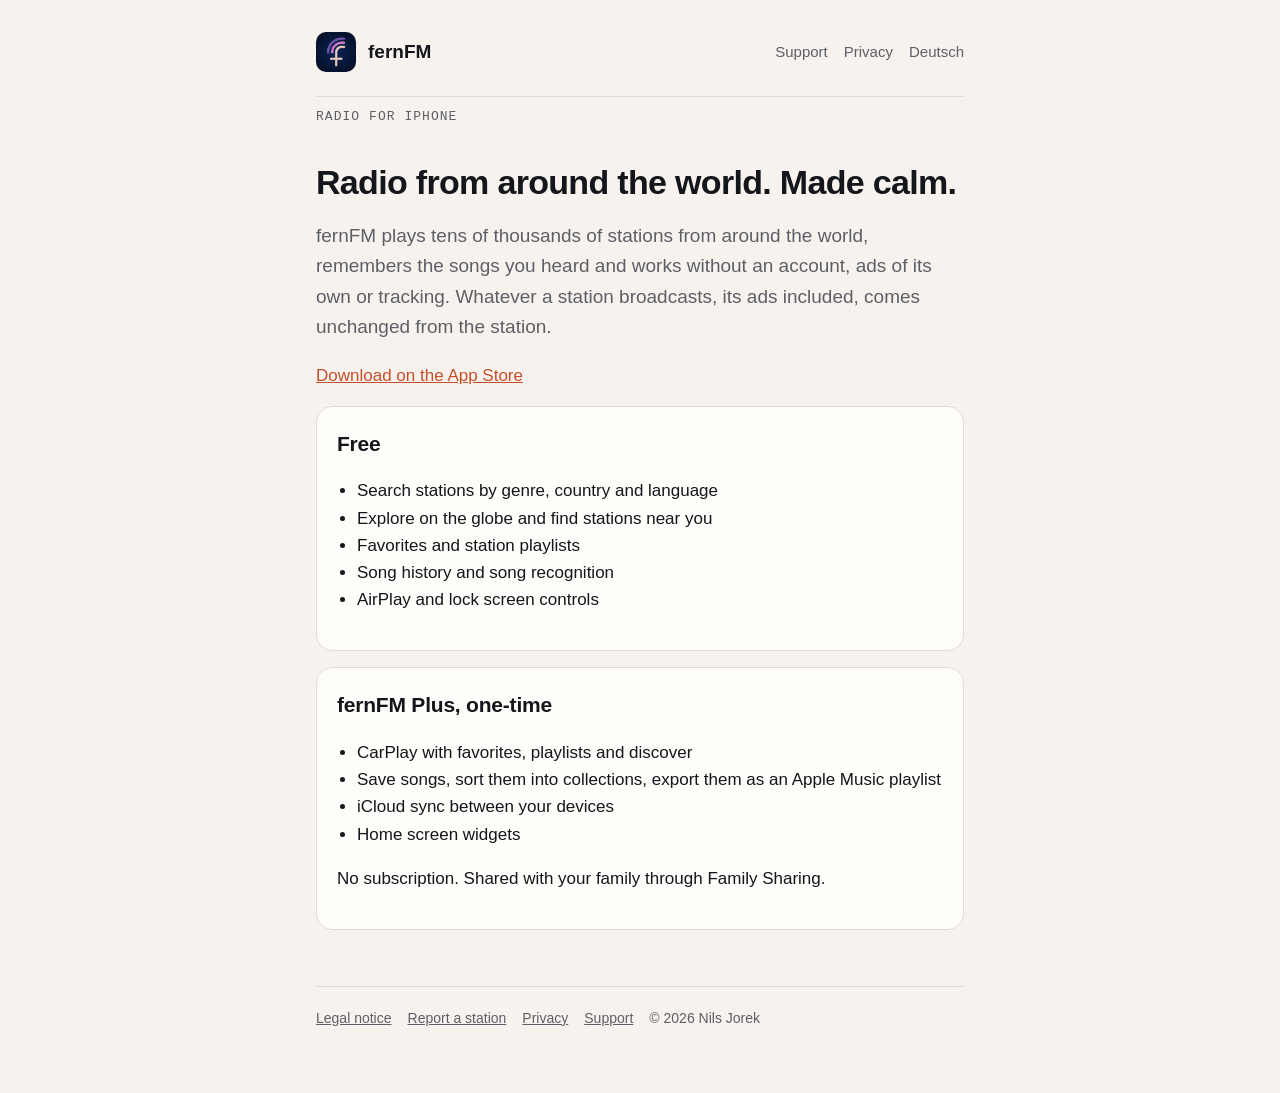
<file: index.html>
<!doctype html>
<html lang="en"><head><meta charset="utf-8"><meta name="viewport" content="width=device-width, initial-scale=1">
<title>fernFM</title>
<script>location.replace((navigator.language || '').toLowerCase().startsWith('de') ? 'de/' : 'en/');</script>
<meta http-equiv="refresh" content="1; url=en/">
</head><body><p><a href="de/">Deutsch</a> · <a href="en/">English</a></p></body></html>
</file>
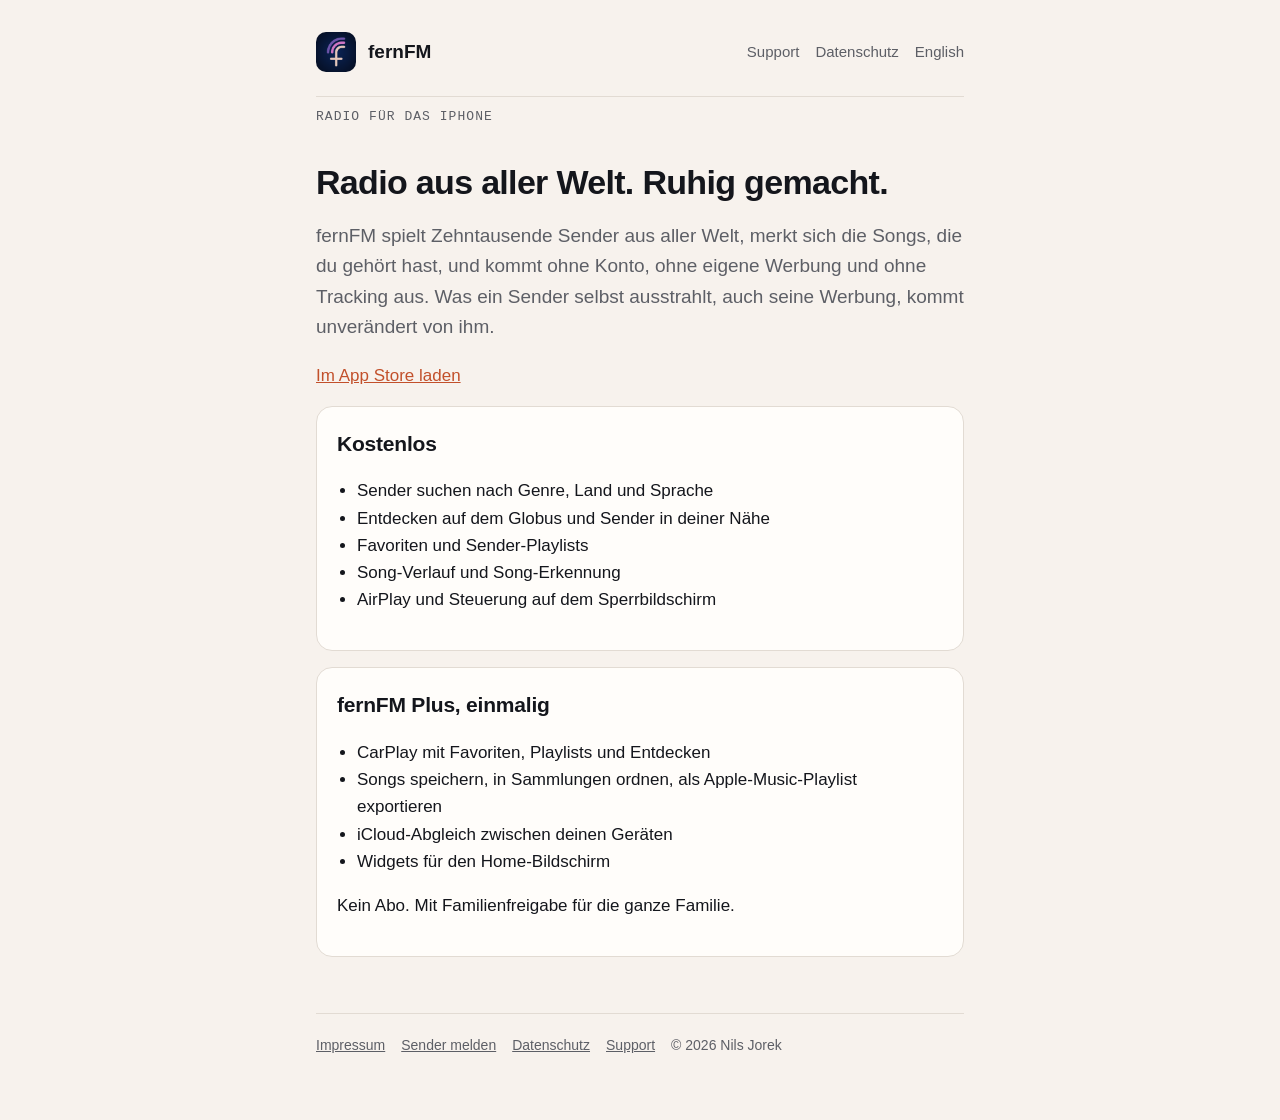
<file: de/index.html>
<!doctype html>
<html lang="de">
<head>
<meta charset="utf-8">
<meta name="viewport" content="width=device-width, initial-scale=1">
<title>fernFM: Radio aus aller Welt</title>
<meta name="description" content="Radio aus aller Welt für das iPhone. Ohne Konto, ohne Tracking.">
<link rel="icon" href="../icon.png">
<link rel="apple-touch-icon" href="../icon.png">
<link rel="alternate" hreflang="en" href="../en/index.html">
<link rel="stylesheet" href="../style.css">
</head>
<body>
<main>
<header>
<a class="brand" href="index.html"><img src="../icon.png" alt="">fernFM</a>
<nav><a href="support.html">Support</a><a href="privacy.html">Datenschutz</a><a href="../en/index.html" hreflang="en">English</a></nav>
</header>
<p class="eyebrow">Radio für das iPhone</p>
<h1>Radio aus aller Welt. Ruhig gemacht.</h1>
<p class="lead">fernFM spielt Zehntausende Sender aus aller Welt, merkt sich die Songs, die du gehört hast, und kommt ohne Konto, ohne eigene Werbung und ohne Tracking aus. Was ein Sender selbst ausstrahlt, auch seine Werbung, kommt unverändert von ihm.</p>
<p><a href="https://apps.apple.com/app/id6836852211">Im App Store laden</a></p>
<div class="card"><h2>Kostenlos</h2><ul>
<li>Sender suchen nach Genre, Land und Sprache</li>
<li>Entdecken auf dem Globus und Sender in deiner Nähe</li>
<li>Favoriten und Sender-Playlists</li>
<li>Song-Verlauf und Song-Erkennung</li>
<li>AirPlay und Steuerung auf dem Sperrbildschirm</li></ul></div>
<div class="card"><h2>fernFM Plus, einmalig</h2><ul>
<li>CarPlay mit Favoriten, Playlists und Entdecken</li>
<li>Songs speichern, in Sammlungen ordnen, als Apple-Music-Playlist exportieren</li>
<li>iCloud-Abgleich zwischen deinen Geräten</li>
<li>Widgets für den Home-Bildschirm</li></ul>
<p>Kein Abo. Mit Familienfreigabe für die ganze Familie.</p></div>
<footer><a href="imprint.html">Impressum</a><a href="rights.html">Sender melden</a><a href="privacy.html">Datenschutz</a><a href="support.html">Support</a><span>© 2026 Nils Jorek</span></footer>
</main>
</body>
</html>
</file>
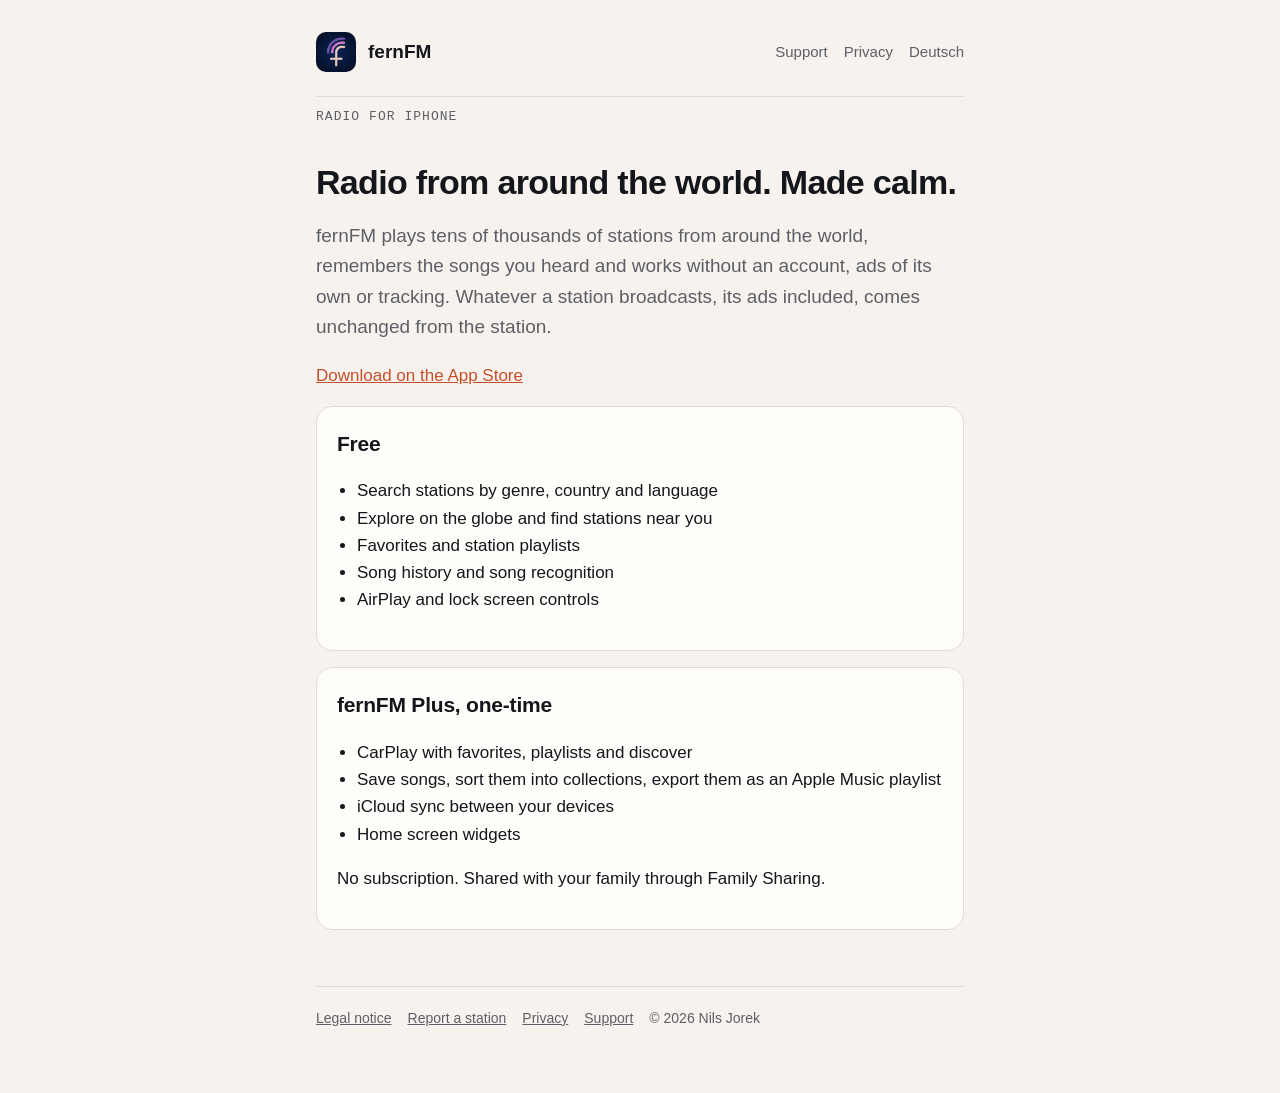
<file: en/index.html>
<!doctype html>
<html lang="en">
<head>
<meta charset="utf-8">
<meta name="viewport" content="width=device-width, initial-scale=1">
<title>fernFM: Radio from around the world</title>
<meta name="description" content="Radio from around the world for iPhone. No account, no tracking.">
<link rel="icon" href="../icon.png">
<link rel="apple-touch-icon" href="../icon.png">
<link rel="alternate" hreflang="de" href="../de/index.html">
<link rel="stylesheet" href="../style.css">
</head>
<body>
<main>
<header>
<a class="brand" href="index.html"><img src="../icon.png" alt="">fernFM</a>
<nav><a href="support.html">Support</a><a href="privacy.html">Privacy</a><a href="../de/index.html" hreflang="de">Deutsch</a></nav>
</header>
<p class="eyebrow">Radio for iPhone</p>
<h1>Radio from around the world. Made calm.</h1>
<p class="lead">fernFM plays tens of thousands of stations from around the world, remembers the songs you heard and works without an account, ads of its own or tracking. Whatever a station broadcasts, its ads included, comes unchanged from the station.</p>
<p><a href="https://apps.apple.com/app/id6836852211">Download on the App Store</a></p>
<div class="card"><h2>Free</h2><ul>
<li>Search stations by genre, country and language</li>
<li>Explore on the globe and find stations near you</li>
<li>Favorites and station playlists</li>
<li>Song history and song recognition</li>
<li>AirPlay and lock screen controls</li></ul></div>
<div class="card"><h2>fernFM Plus, one-time</h2><ul>
<li>CarPlay with favorites, playlists and discover</li>
<li>Save songs, sort them into collections, export them as an Apple Music playlist</li>
<li>iCloud sync between your devices</li>
<li>Home screen widgets</li></ul>
<p>No subscription. Shared with your family through Family Sharing.</p></div>
<footer><a href="imprint.html">Legal notice</a><a href="rights.html">Report a station</a><a href="privacy.html">Privacy</a><a href="support.html">Support</a><span>© 2026 Nils Jorek</span></footer>
</main>
</body>
</html>
</file>
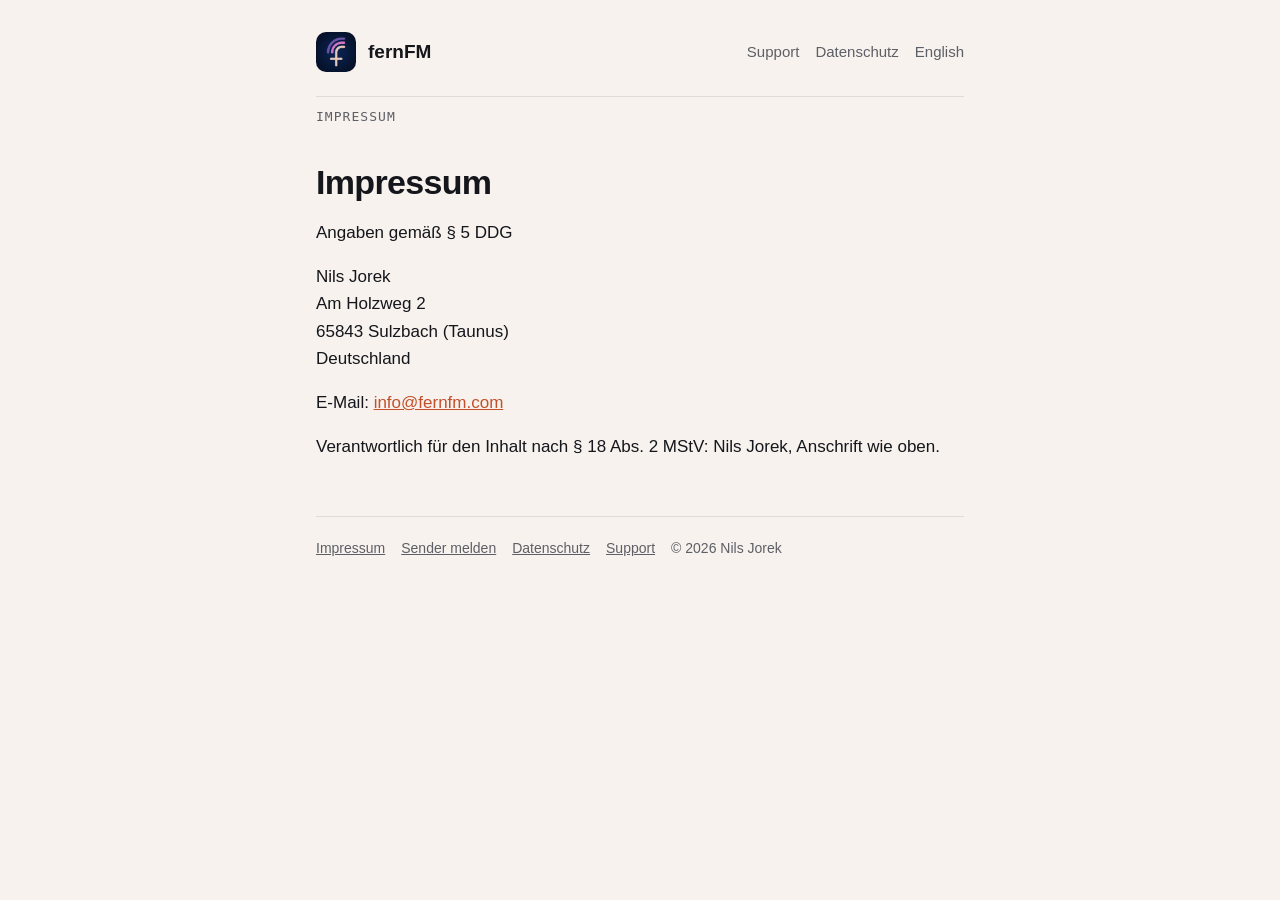
<file: de/imprint.html>
<!doctype html>
<html lang="de">
<head>
<meta charset="utf-8">
<meta name="viewport" content="width=device-width, initial-scale=1">
<title>Impressum: fernFM</title>
<meta name="description" content="Impressum von fernFM.">
<link rel="icon" href="../icon.png">
<link rel="apple-touch-icon" href="../icon.png">
<link rel="alternate" hreflang="en" href="../en/imprint.html">
<link rel="stylesheet" href="../style.css">
</head>
<body>
<main>
<header>
<a class="brand" href="index.html"><img src="../icon.png" alt="">fernFM</a>
<nav><a href="support.html">Support</a><a href="privacy.html">Datenschutz</a><a href="../en/imprint.html" hreflang="en">English</a></nav>
</header>
<p class="eyebrow">Impressum</p>
<h1>Impressum</h1>
<p>Angaben gemäß § 5 DDG</p>
<p>Nils Jorek<br>Am Holzweg 2<br>65843 Sulzbach (Taunus)<br>Deutschland</p>
<p>E-Mail: <a href="mailto:info@fernfm.com">info@fernfm.com</a></p>
<p>Verantwortlich für den Inhalt nach § 18 Abs. 2 MStV: Nils Jorek, Anschrift wie oben.</p>
<footer><a href="imprint.html">Impressum</a><a href="rights.html">Sender melden</a><a href="privacy.html">Datenschutz</a><a href="support.html">Support</a><span>© 2026 Nils Jorek</span></footer>
</main>
</body>
</html>
</file>
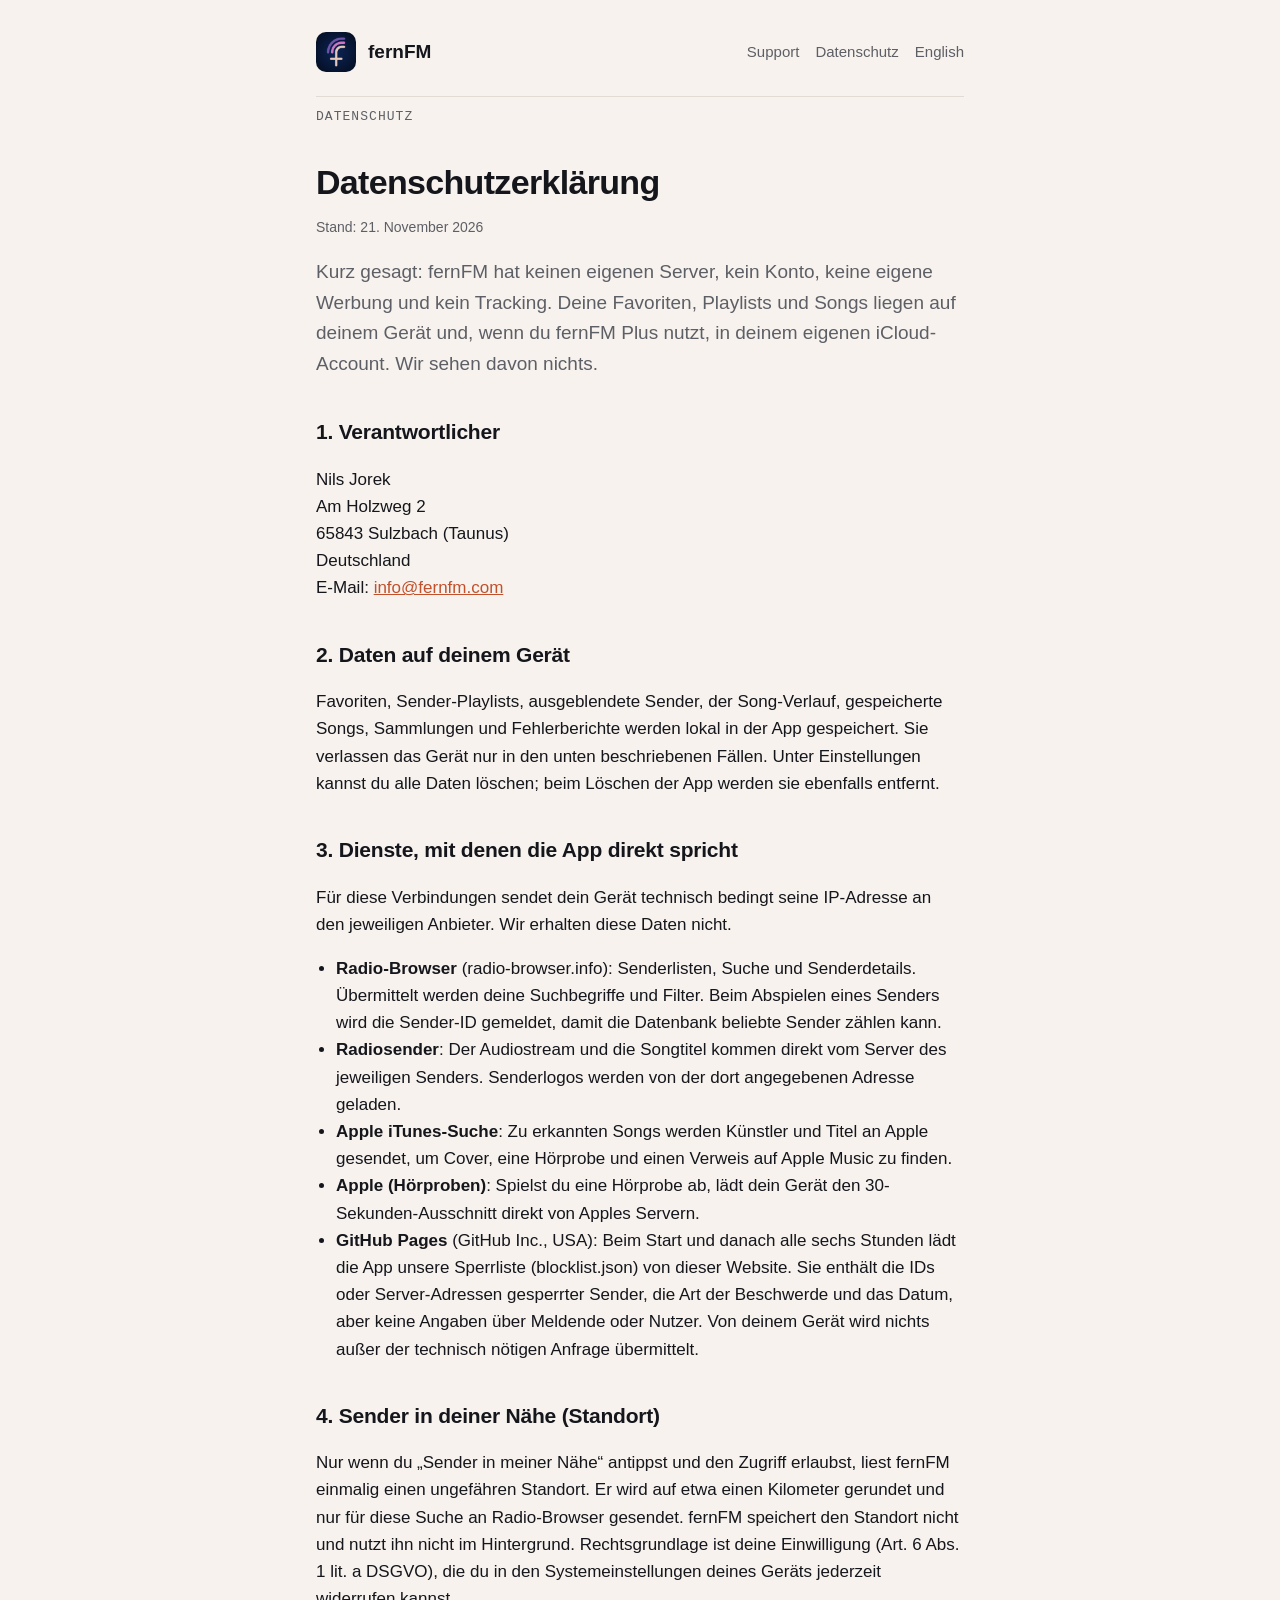
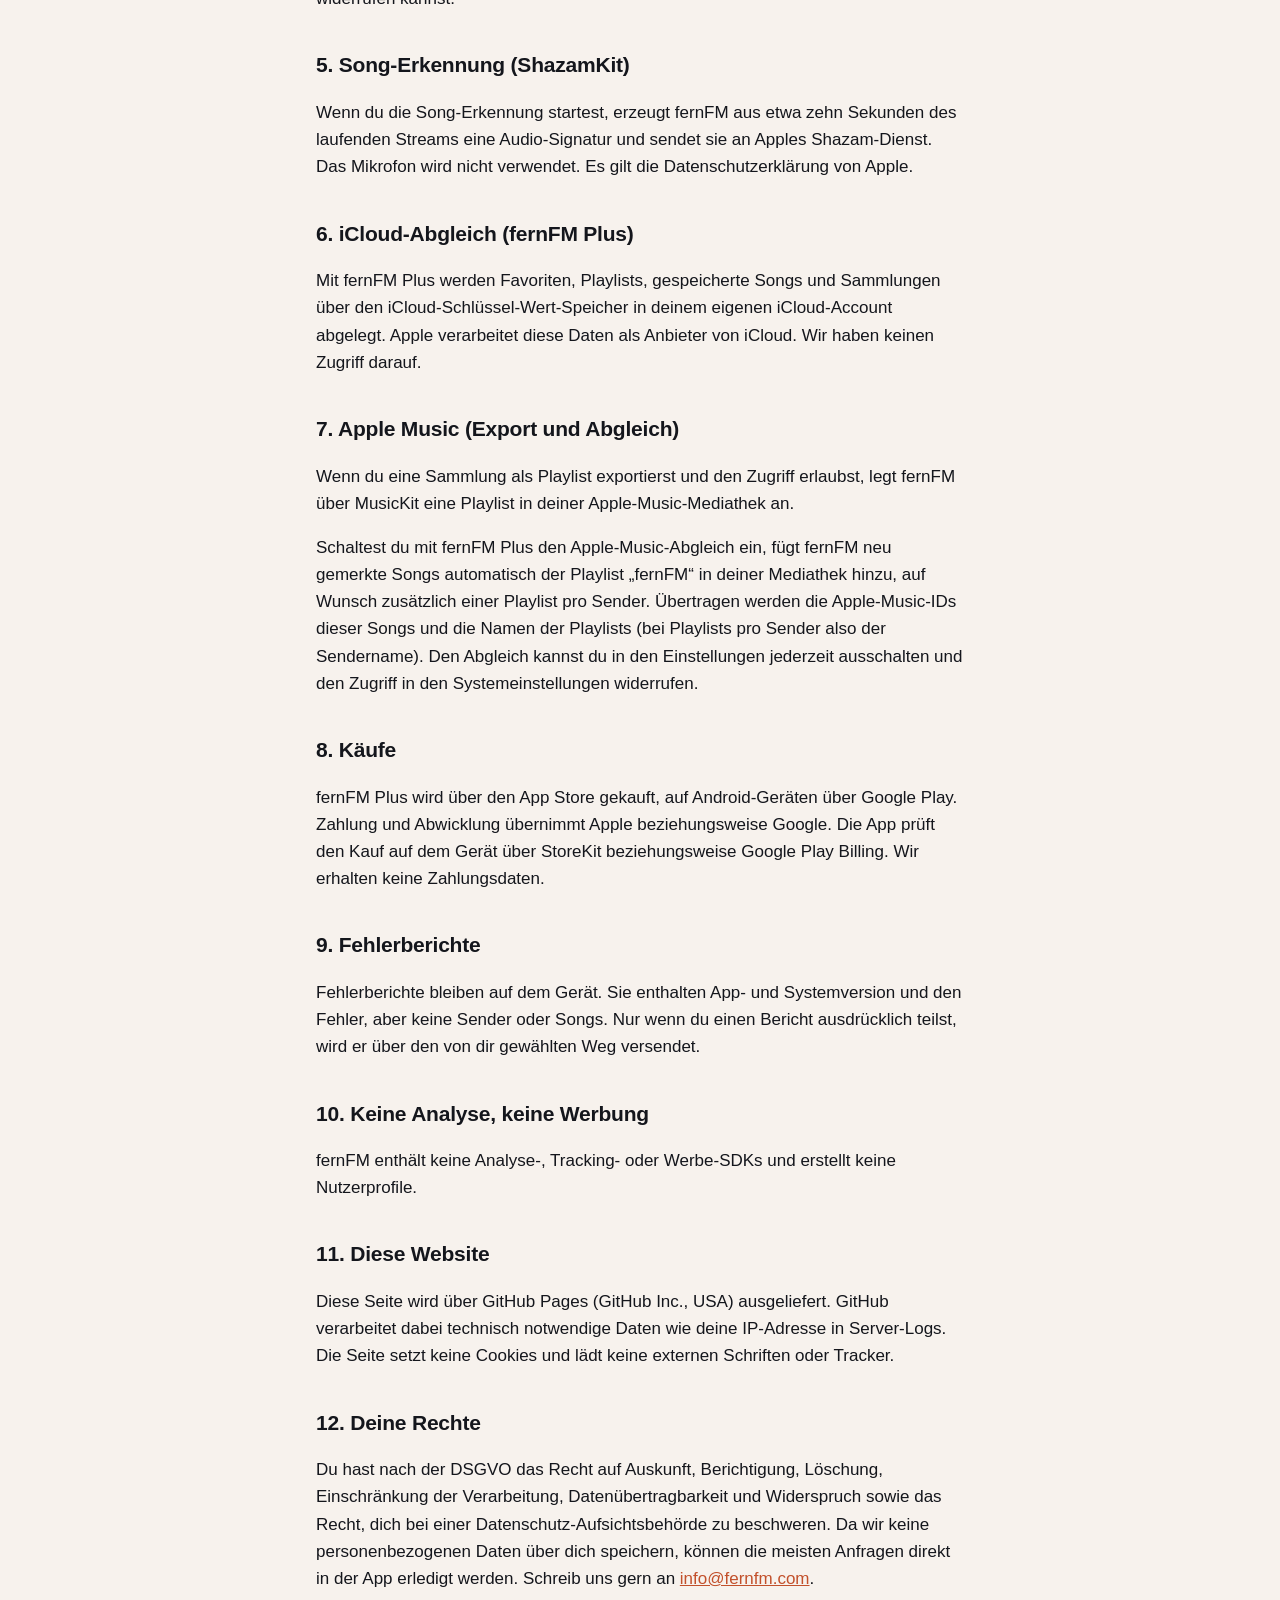
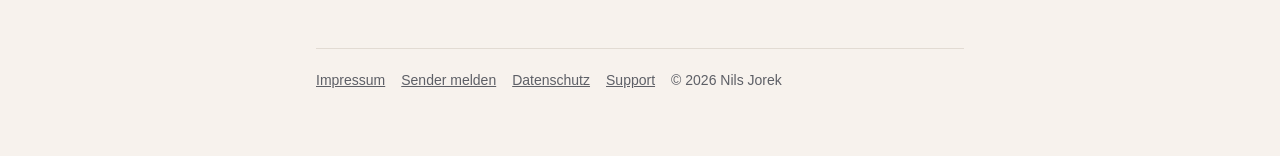
<file: de/privacy.html>
<!doctype html>
<html lang="de">
<head>
<meta charset="utf-8">
<meta name="viewport" content="width=device-width, initial-scale=1">
<title>Datenschutz: fernFM</title>
<meta name="description" content="Datenschutzerklärung für die App fernFM.">
<link rel="icon" href="../icon.png">
<link rel="apple-touch-icon" href="../icon.png">
<link rel="alternate" hreflang="en" href="../en/privacy.html">
<link rel="stylesheet" href="../style.css">
</head>
<body>
<main>
<header>
<a class="brand" href="index.html"><img src="../icon.png" alt="">fernFM</a>
<nav><a href="support.html">Support</a><a href="privacy.html">Datenschutz</a><a href="../en/privacy.html" hreflang="en">English</a></nav>
</header>
<p class="eyebrow">Datenschutz</p>
<h1>Datenschutzerklärung</h1>
<p class="updated">Stand: 21. November 2026</p>
<p class="lead">Kurz gesagt: fernFM hat keinen eigenen Server, kein Konto, keine eigene Werbung und kein Tracking. Deine Favoriten, Playlists und Songs liegen auf deinem Gerät und, wenn du fernFM Plus nutzt, in deinem eigenen iCloud-Account. Wir sehen davon nichts.</p>

<h2>1. Verantwortlicher</h2>
<p>Nils Jorek<br>Am Holzweg 2<br>65843 Sulzbach (Taunus)<br>Deutschland<br>E-Mail: <a href="mailto:info@fernfm.com">info@fernfm.com</a></p>

<h2>2. Daten auf deinem Gerät</h2>
<p>Favoriten, Sender-Playlists, ausgeblendete Sender, der Song-Verlauf, gespeicherte Songs, Sammlungen und Fehlerberichte werden lokal in der App gespeichert. Sie verlassen das Gerät nur in den unten beschriebenen Fällen. Unter Einstellungen kannst du alle Daten löschen; beim Löschen der App werden sie ebenfalls entfernt.</p>

<h2>3. Dienste, mit denen die App direkt spricht</h2>
<p>Für diese Verbindungen sendet dein Gerät technisch bedingt seine IP-Adresse an den jeweiligen Anbieter. Wir erhalten diese Daten nicht.</p>
<ul>
<li><strong>Radio-Browser</strong> (radio-browser.info): Senderlisten, Suche und Senderdetails. Übermittelt werden deine Suchbegriffe und Filter. Beim Abspielen eines Senders wird die Sender-ID gemeldet, damit die Datenbank beliebte Sender zählen kann.</li>
<li><strong>Radiosender</strong>: Der Audiostream und die Songtitel kommen direkt vom Server des jeweiligen Senders. Senderlogos werden von der dort angegebenen Adresse geladen.</li>
<li><strong>Apple iTunes-Suche</strong>: Zu erkannten Songs werden Künstler und Titel an Apple gesendet, um Cover, eine Hörprobe und einen Verweis auf Apple Music zu finden.</li>
<li><strong>Apple (Hörproben)</strong>: Spielst du eine Hörprobe ab, lädt dein Gerät den 30-Sekunden-Ausschnitt direkt von Apples Servern.</li>
<li><strong>GitHub Pages</strong> (GitHub Inc., USA): Beim Start und danach alle sechs Stunden lädt die App unsere Sperrliste (blocklist.json) von dieser Website. Sie enthält die IDs oder Server-Adressen gesperrter Sender, die Art der Beschwerde und das Datum, aber keine Angaben über Meldende oder Nutzer. Von deinem Gerät wird nichts außer der technisch nötigen Anfrage übermittelt.</li>
</ul>

<h2>4. Sender in deiner Nähe (Standort)</h2>
<p>Nur wenn du „Sender in meiner Nähe“ antippst und den Zugriff erlaubst, liest fernFM einmalig einen ungefähren Standort. Er wird auf etwa einen Kilometer gerundet und nur für diese Suche an Radio-Browser gesendet. fernFM speichert den Standort nicht und nutzt ihn nicht im Hintergrund. Rechtsgrundlage ist deine Einwilligung (Art. 6 Abs. 1 lit. a DSGVO), die du in den Systemeinstellungen deines Geräts jederzeit widerrufen kannst.</p>

<h2>5. Song-Erkennung (ShazamKit)</h2>
<p>Wenn du die Song-Erkennung startest, erzeugt fernFM aus etwa zehn Sekunden des laufenden Streams eine Audio-Signatur und sendet sie an Apples Shazam-Dienst. Das Mikrofon wird nicht verwendet. Es gilt die Datenschutzerklärung von Apple.</p>

<h2>6. iCloud-Abgleich (fernFM Plus)</h2>
<p>Mit fernFM Plus werden Favoriten, Playlists, gespeicherte Songs und Sammlungen über den iCloud-Schlüssel-Wert-Speicher in deinem eigenen iCloud-Account abgelegt. Apple verarbeitet diese Daten als Anbieter von iCloud. Wir haben keinen Zugriff darauf.</p>

<h2>7. Apple Music (Export und Abgleich)</h2>
<p>Wenn du eine Sammlung als Playlist exportierst und den Zugriff erlaubst, legt fernFM über MusicKit eine Playlist in deiner Apple-Music-Mediathek an.</p>
<p>Schaltest du mit fernFM Plus den Apple-Music-Abgleich ein, fügt fernFM neu gemerkte Songs automatisch der Playlist „fernFM“ in deiner Mediathek hinzu, auf Wunsch zusätzlich einer Playlist pro Sender. Übertragen werden die Apple-Music-IDs dieser Songs und die Namen der Playlists (bei Playlists pro Sender also der Sendername). Den Abgleich kannst du in den Einstellungen jederzeit ausschalten und den Zugriff in den Systemeinstellungen widerrufen.</p>

<h2>8. Käufe</h2>
<p>fernFM Plus wird über den App Store gekauft, auf Android-Geräten über Google Play. Zahlung und Abwicklung übernimmt Apple beziehungsweise Google. Die App prüft den Kauf auf dem Gerät über StoreKit beziehungsweise Google Play Billing. Wir erhalten keine Zahlungsdaten.</p>

<h2>9. Fehlerberichte</h2>
<p>Fehlerberichte bleiben auf dem Gerät. Sie enthalten App- und Systemversion und den Fehler, aber keine Sender oder Songs. Nur wenn du einen Bericht ausdrücklich teilst, wird er über den von dir gewählten Weg versendet.</p>

<h2>10. Keine Analyse, keine Werbung</h2>
<p>fernFM enthält keine Analyse-, Tracking- oder Werbe-SDKs und erstellt keine Nutzerprofile.</p>

<h2>11. Diese Website</h2>
<p>Diese Seite wird über GitHub Pages (GitHub Inc., USA) ausgeliefert. GitHub verarbeitet dabei technisch notwendige Daten wie deine IP-Adresse in Server-Logs. Die Seite setzt keine Cookies und lädt keine externen Schriften oder Tracker.</p>

<h2>12. Deine Rechte</h2>
<p>Du hast nach der DSGVO das Recht auf Auskunft, Berichtigung, Löschung, Einschränkung der Verarbeitung, Datenübertragbarkeit und Widerspruch sowie das Recht, dich bei einer Datenschutz-Aufsichtsbehörde zu beschweren. Da wir keine personenbezogenen Daten über dich speichern, können die meisten Anfragen direkt in der App erledigt werden. Schreib uns gern an <a href="mailto:info@fernfm.com">info@fernfm.com</a>.</p>
<footer><a href="imprint.html">Impressum</a><a href="rights.html">Sender melden</a><a href="privacy.html">Datenschutz</a><a href="support.html">Support</a><span>© 2026 Nils Jorek</span></footer>
</main>
</body>
</html>
</file>
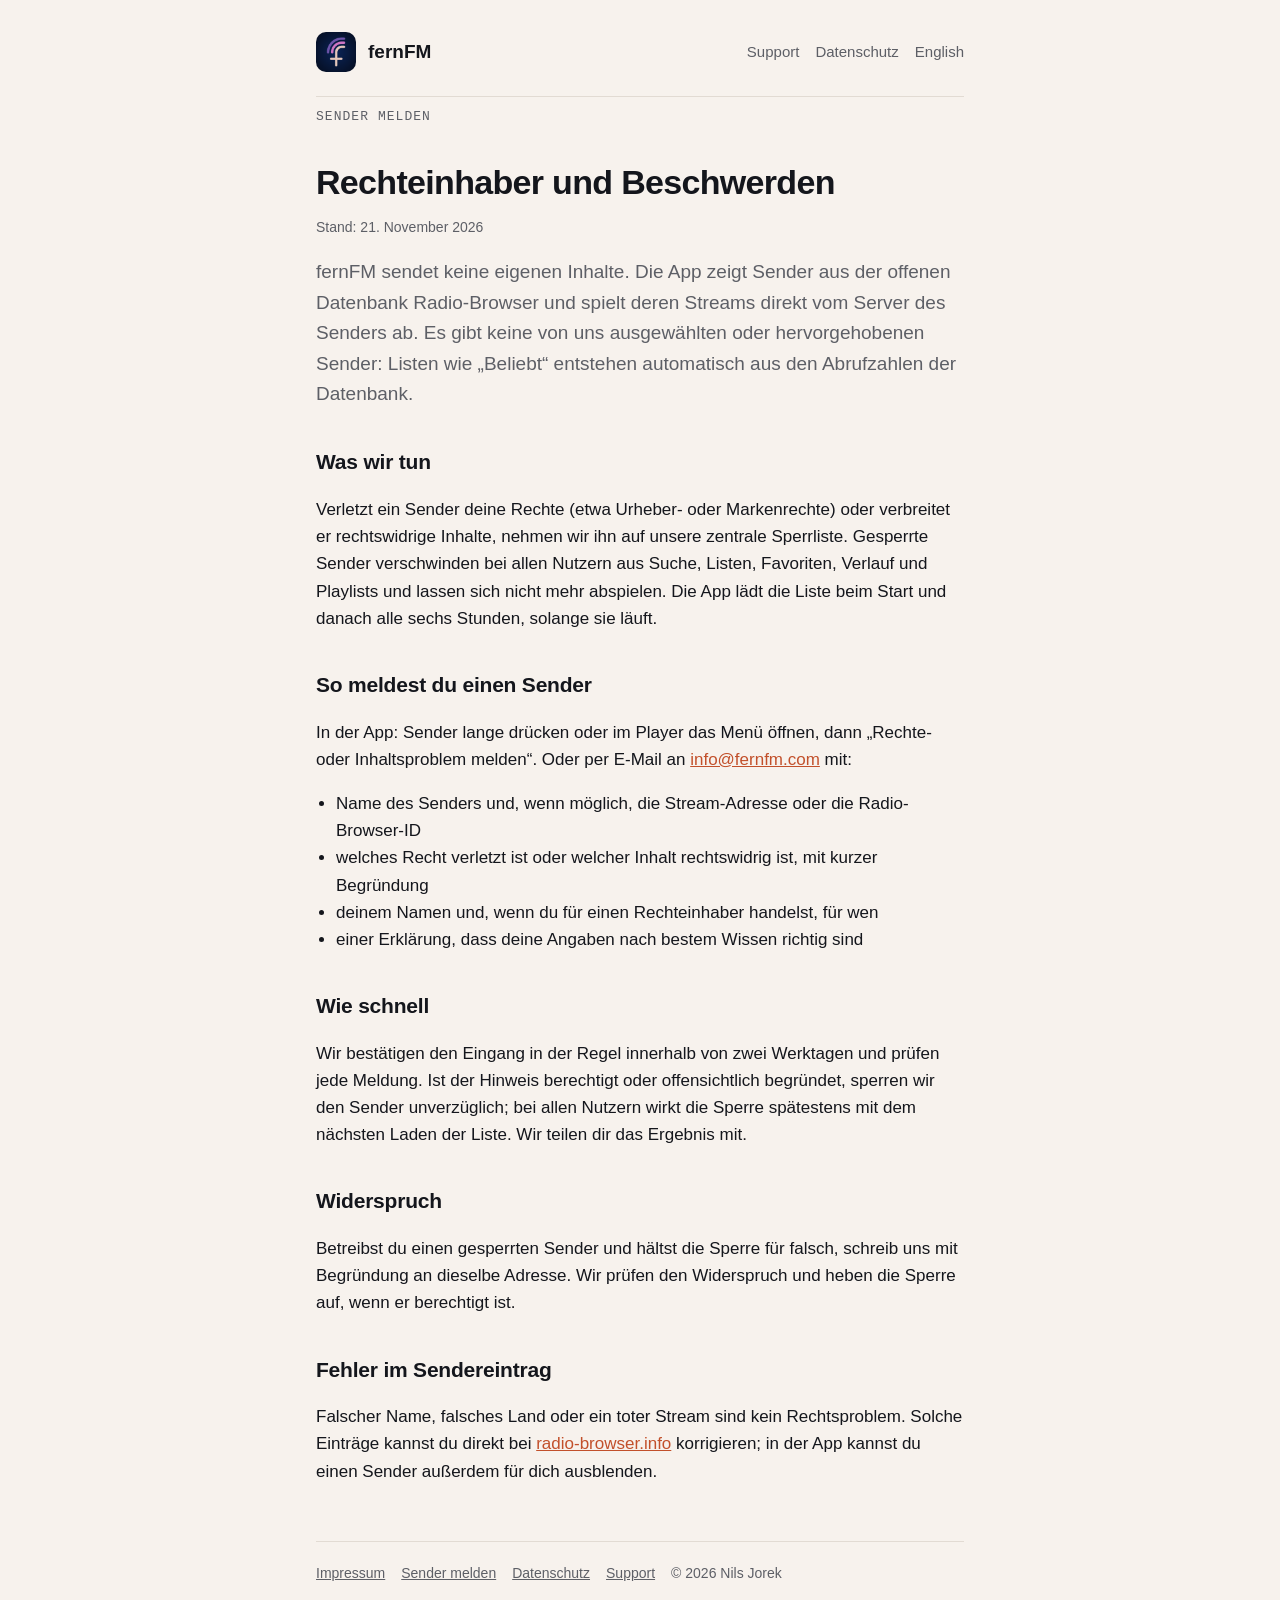
<file: de/rights.html>
<!doctype html>
<html lang="de">
<head>
<meta charset="utf-8">
<meta name="viewport" content="width=device-width, initial-scale=1">
<title>Sender melden: fernFM</title>
<meta name="description" content="Rechteinhaber und Beschwerden: so entfernt fernFM einen Sender.">
<link rel="icon" href="../icon.png">
<link rel="apple-touch-icon" href="../icon.png">
<link rel="alternate" hreflang="en" href="../en/rights.html">
<link rel="stylesheet" href="../style.css">
</head>
<body>
<main>
<header>
<a class="brand" href="index.html"><img src="../icon.png" alt="">fernFM</a>
<nav><a href="support.html">Support</a><a href="privacy.html">Datenschutz</a><a href="../en/rights.html" hreflang="en">English</a></nav>
</header>
<p class="eyebrow">Sender melden</p>
<h1>Rechteinhaber und Beschwerden</h1>
<p class="updated">Stand: 21. November 2026</p>
<p class="lead">fernFM sendet keine eigenen Inhalte. Die App zeigt Sender aus der offenen Datenbank Radio-Browser und spielt deren Streams direkt vom Server des Senders ab. Es gibt keine von uns ausgewählten oder hervorgehobenen Sender: Listen wie „Beliebt“ entstehen automatisch aus den Abrufzahlen der Datenbank.</p>

<h2>Was wir tun</h2>
<p>Verletzt ein Sender deine Rechte (etwa Urheber- oder Markenrechte) oder verbreitet er rechtswidrige Inhalte, nehmen wir ihn auf unsere zentrale Sperrliste. Gesperrte Sender verschwinden bei allen Nutzern aus Suche, Listen, Favoriten, Verlauf und Playlists und lassen sich nicht mehr abspielen. Die App lädt die Liste beim Start und danach alle sechs Stunden, solange sie läuft.</p>

<h2>So meldest du einen Sender</h2>
<p>In der App: Sender lange drücken oder im Player das Menü öffnen, dann „Rechte- oder Inhaltsproblem melden“. Oder per E-Mail an <a href="mailto:info@fernfm.com?subject=fernFM%20Meldung">info@fernfm.com</a> mit:</p>
<ul>
<li>Name des Senders und, wenn möglich, die Stream-Adresse oder die Radio-Browser-ID</li>
<li>welches Recht verletzt ist oder welcher Inhalt rechtswidrig ist, mit kurzer Begründung</li>
<li>deinem Namen und, wenn du für einen Rechteinhaber handelst, für wen</li>
<li>einer Erklärung, dass deine Angaben nach bestem Wissen richtig sind</li>
</ul>

<h2>Wie schnell</h2>
<p>Wir bestätigen den Eingang in der Regel innerhalb von zwei Werktagen und prüfen jede Meldung. Ist der Hinweis berechtigt oder offensichtlich begründet, sperren wir den Sender unverzüglich; bei allen Nutzern wirkt die Sperre spätestens mit dem nächsten Laden der Liste. Wir teilen dir das Ergebnis mit.</p>

<h2>Widerspruch</h2>
<p>Betreibst du einen gesperrten Sender und hältst die Sperre für falsch, schreib uns mit Begründung an dieselbe Adresse. Wir prüfen den Widerspruch und heben die Sperre auf, wenn er berechtigt ist.</p>

<h2>Fehler im Sendereintrag</h2>
<p>Falscher Name, falsches Land oder ein toter Stream sind kein Rechtsproblem. Solche Einträge kannst du direkt bei <a href="https://www.radio-browser.info">radio-browser.info</a> korrigieren; in der App kannst du einen Sender außerdem für dich ausblenden.</p>
<footer><a href="imprint.html">Impressum</a><a href="rights.html">Sender melden</a><a href="privacy.html">Datenschutz</a><a href="support.html">Support</a><span>© 2026 Nils Jorek</span></footer>
</main>
</body>
</html>
</file>
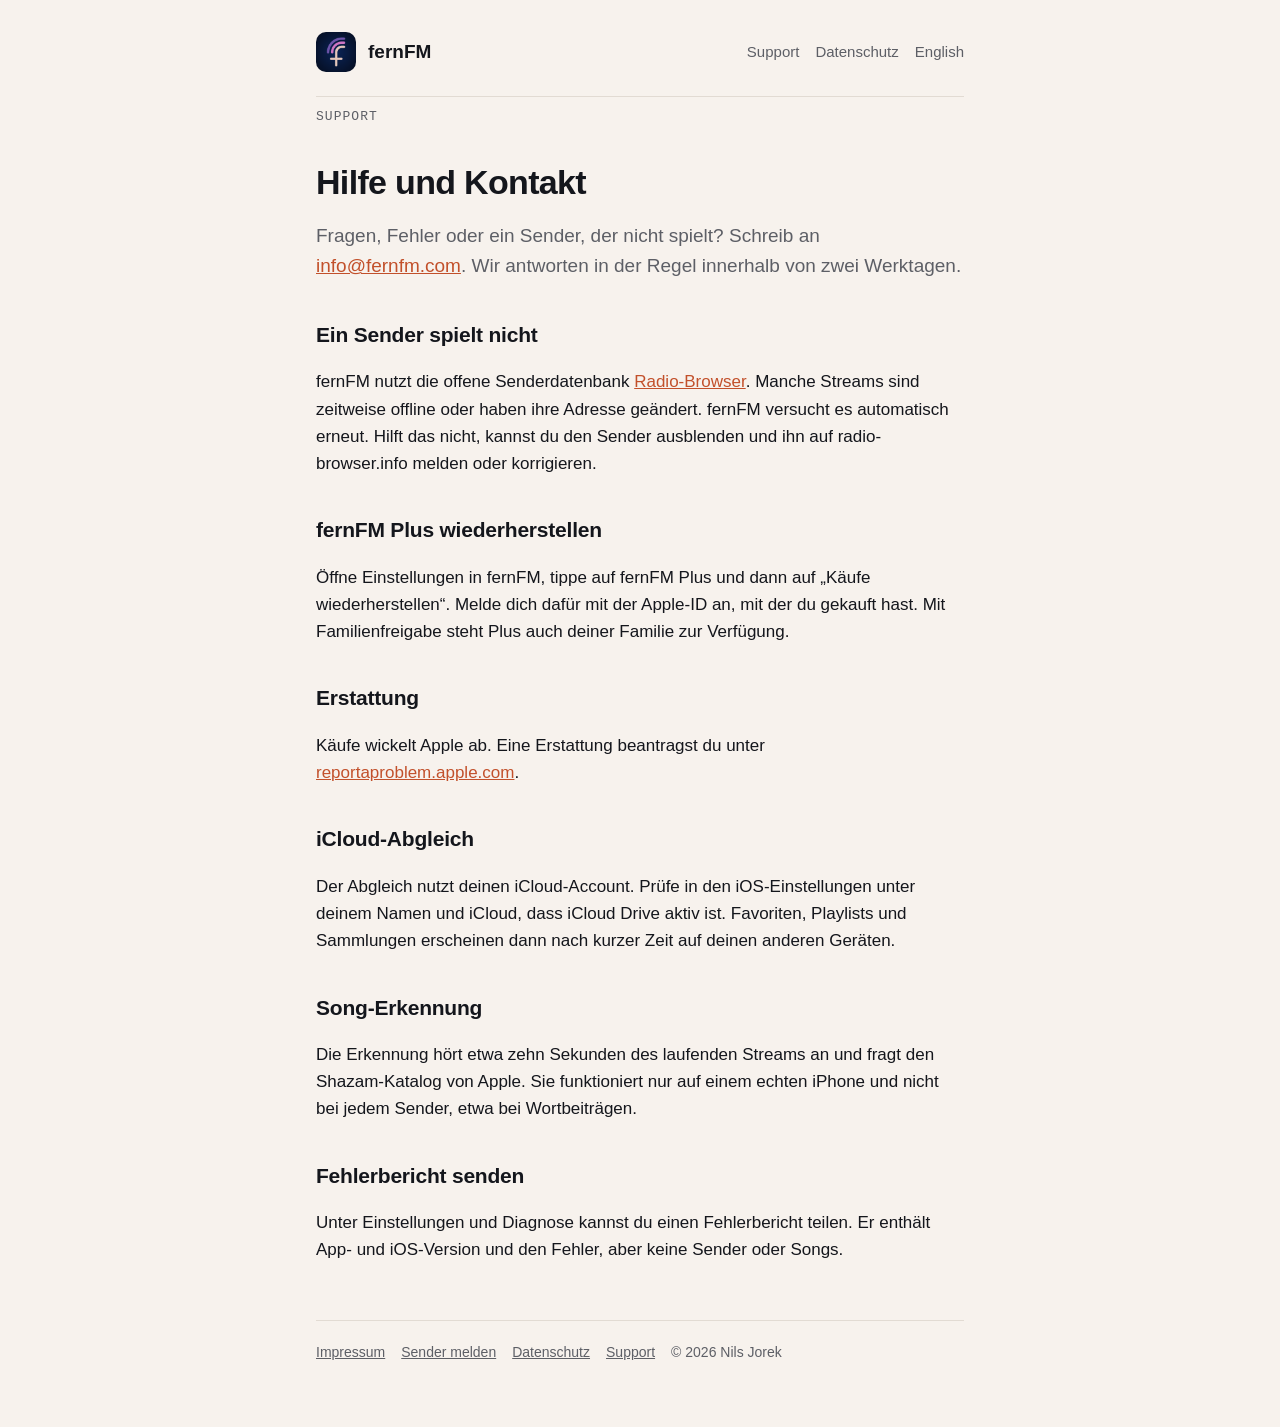
<file: de/support.html>
<!doctype html>
<html lang="de">
<head>
<meta charset="utf-8">
<meta name="viewport" content="width=device-width, initial-scale=1">
<title>Support: fernFM</title>
<meta name="description" content="Hilfe und Kontakt für fernFM.">
<link rel="icon" href="../icon.png">
<link rel="apple-touch-icon" href="../icon.png">
<link rel="alternate" hreflang="en" href="../en/support.html">
<link rel="stylesheet" href="../style.css">
</head>
<body>
<main>
<header>
<a class="brand" href="index.html"><img src="../icon.png" alt="">fernFM</a>
<nav><a href="support.html">Support</a><a href="privacy.html">Datenschutz</a><a href="../en/support.html" hreflang="en">English</a></nav>
</header>
<p class="eyebrow">Support</p>
<h1>Hilfe und Kontakt</h1>
<p class="lead">Fragen, Fehler oder ein Sender, der nicht spielt? Schreib an <a href="mailto:info@fernfm.com">info@fernfm.com</a>. Wir antworten in der Regel innerhalb von zwei Werktagen.</p>
<h2>Ein Sender spielt nicht</h2>
<p>fernFM nutzt die offene Senderdatenbank <a href="https://www.radio-browser.info">Radio-Browser</a>. Manche Streams sind zeitweise offline oder haben ihre Adresse geändert. fernFM versucht es automatisch erneut. Hilft das nicht, kannst du den Sender ausblenden und ihn auf radio-browser.info melden oder korrigieren.</p>
<h2>fernFM Plus wiederherstellen</h2>
<p>Öffne Einstellungen in fernFM, tippe auf fernFM Plus und dann auf „Käufe wiederherstellen“. Melde dich dafür mit der Apple-ID an, mit der du gekauft hast. Mit Familienfreigabe steht Plus auch deiner Familie zur Verfügung.</p>
<h2>Erstattung</h2>
<p>Käufe wickelt Apple ab. Eine Erstattung beantragst du unter <a href="https://reportaproblem.apple.com">reportaproblem.apple.com</a>.</p>
<h2>iCloud-Abgleich</h2>
<p>Der Abgleich nutzt deinen iCloud-Account. Prüfe in den iOS-Einstellungen unter deinem Namen und iCloud, dass iCloud Drive aktiv ist. Favoriten, Playlists und Sammlungen erscheinen dann nach kurzer Zeit auf deinen anderen Geräten.</p>
<h2>Song-Erkennung</h2>
<p>Die Erkennung hört etwa zehn Sekunden des laufenden Streams an und fragt den Shazam-Katalog von Apple. Sie funktioniert nur auf einem echten iPhone und nicht bei jedem Sender, etwa bei Wortbeiträgen.</p>
<h2>Fehlerbericht senden</h2>
<p>Unter Einstellungen und Diagnose kannst du einen Fehlerbericht teilen. Er enthält App- und iOS-Version und den Fehler, aber keine Sender oder Songs.</p>
<footer><a href="imprint.html">Impressum</a><a href="rights.html">Sender melden</a><a href="privacy.html">Datenschutz</a><a href="support.html">Support</a><span>© 2026 Nils Jorek</span></footer>
</main>
</body>
</html>
</file>
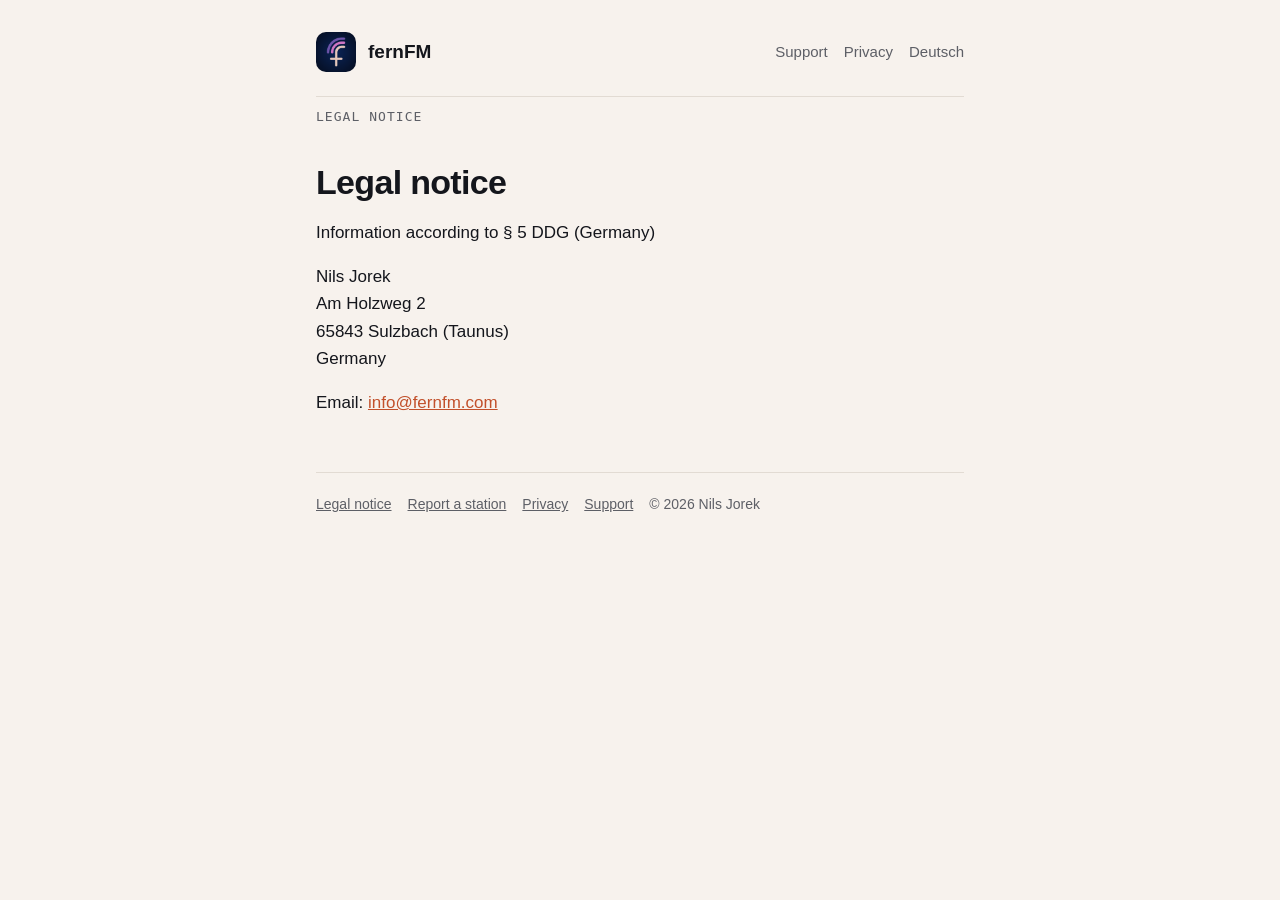
<file: en/imprint.html>
<!doctype html>
<html lang="en">
<head>
<meta charset="utf-8">
<meta name="viewport" content="width=device-width, initial-scale=1">
<title>Legal notice: fernFM</title>
<meta name="description" content="Legal notice for fernFM.">
<link rel="icon" href="../icon.png">
<link rel="apple-touch-icon" href="../icon.png">
<link rel="alternate" hreflang="de" href="../de/imprint.html">
<link rel="stylesheet" href="../style.css">
</head>
<body>
<main>
<header>
<a class="brand" href="index.html"><img src="../icon.png" alt="">fernFM</a>
<nav><a href="support.html">Support</a><a href="privacy.html">Privacy</a><a href="../de/imprint.html" hreflang="de">Deutsch</a></nav>
</header>
<p class="eyebrow">Legal notice</p>
<h1>Legal notice</h1>
<p>Information according to § 5 DDG (Germany)</p>
<p>Nils Jorek<br>Am Holzweg 2<br>65843 Sulzbach (Taunus)<br>Germany</p>
<p>Email: <a href="mailto:info@fernfm.com">info@fernfm.com</a></p>
<footer><a href="imprint.html">Legal notice</a><a href="rights.html">Report a station</a><a href="privacy.html">Privacy</a><a href="support.html">Support</a><span>© 2026 Nils Jorek</span></footer>
</main>
</body>
</html>
</file>
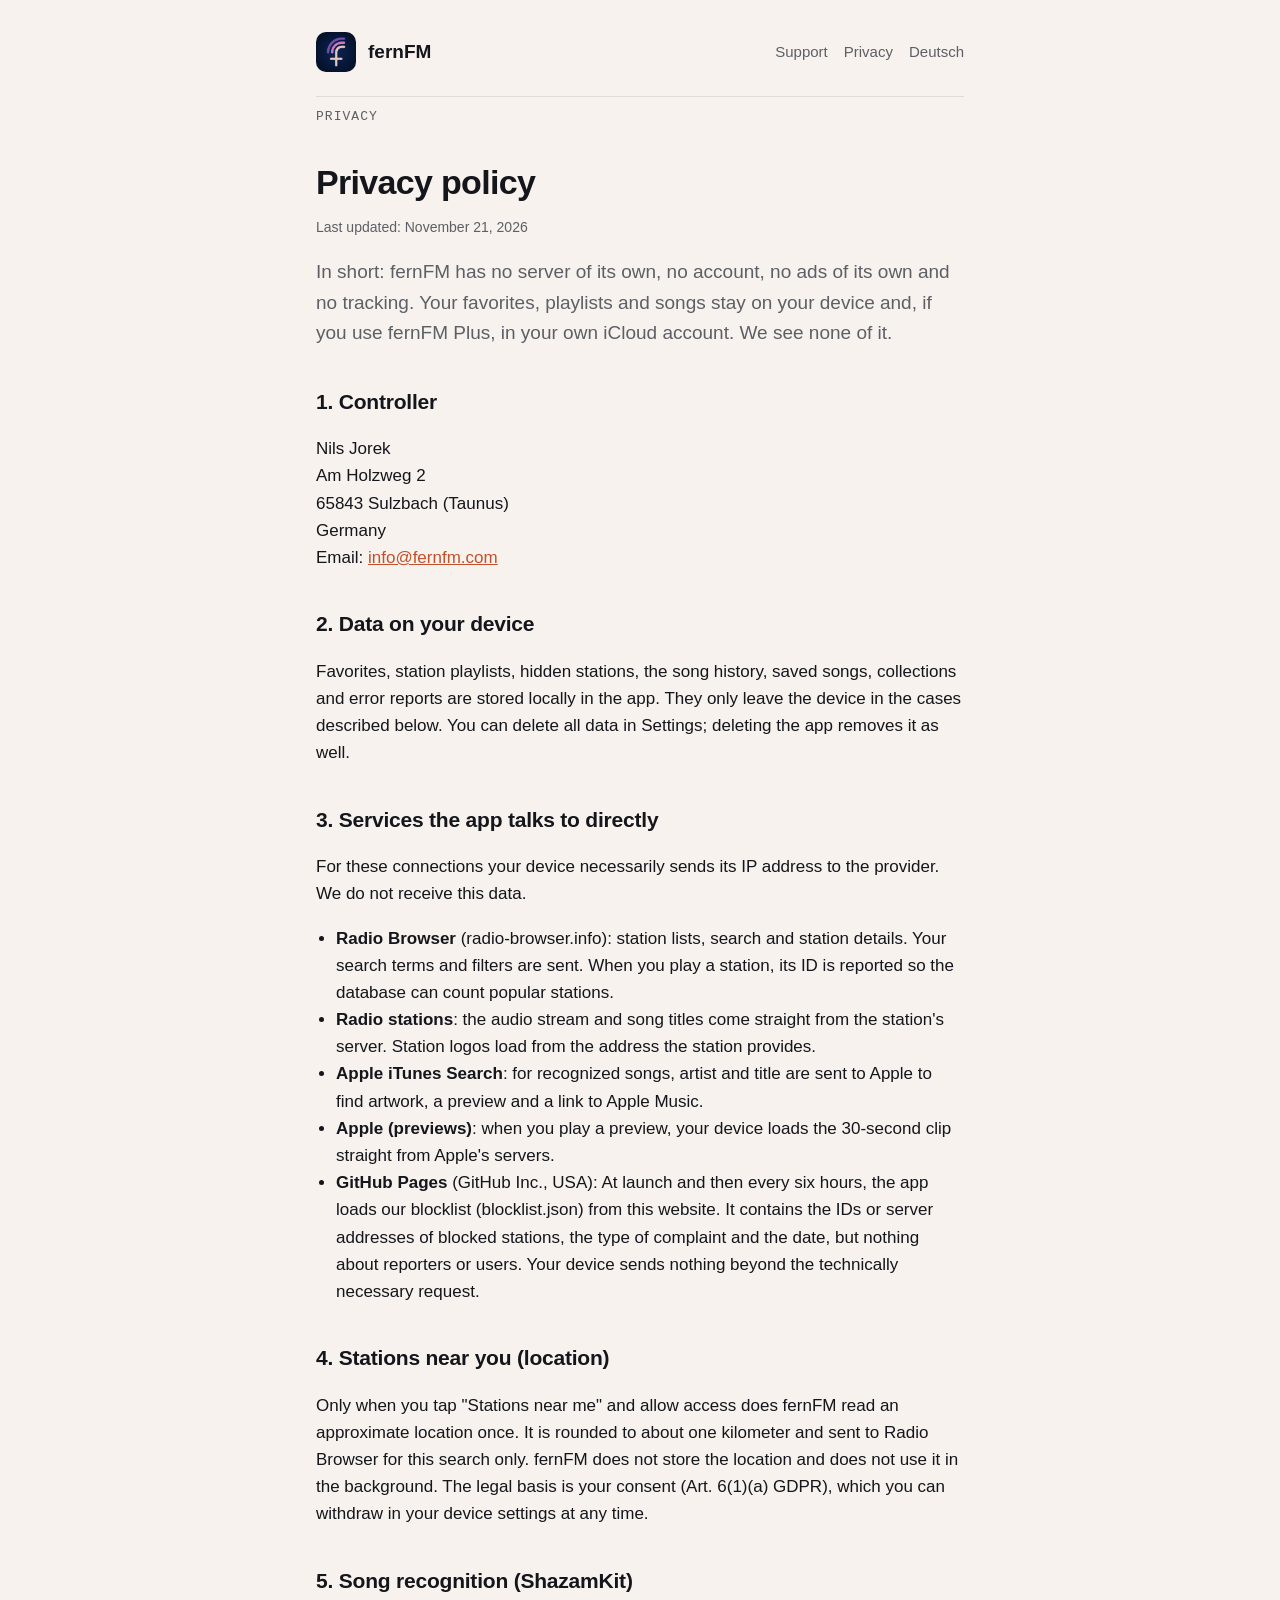
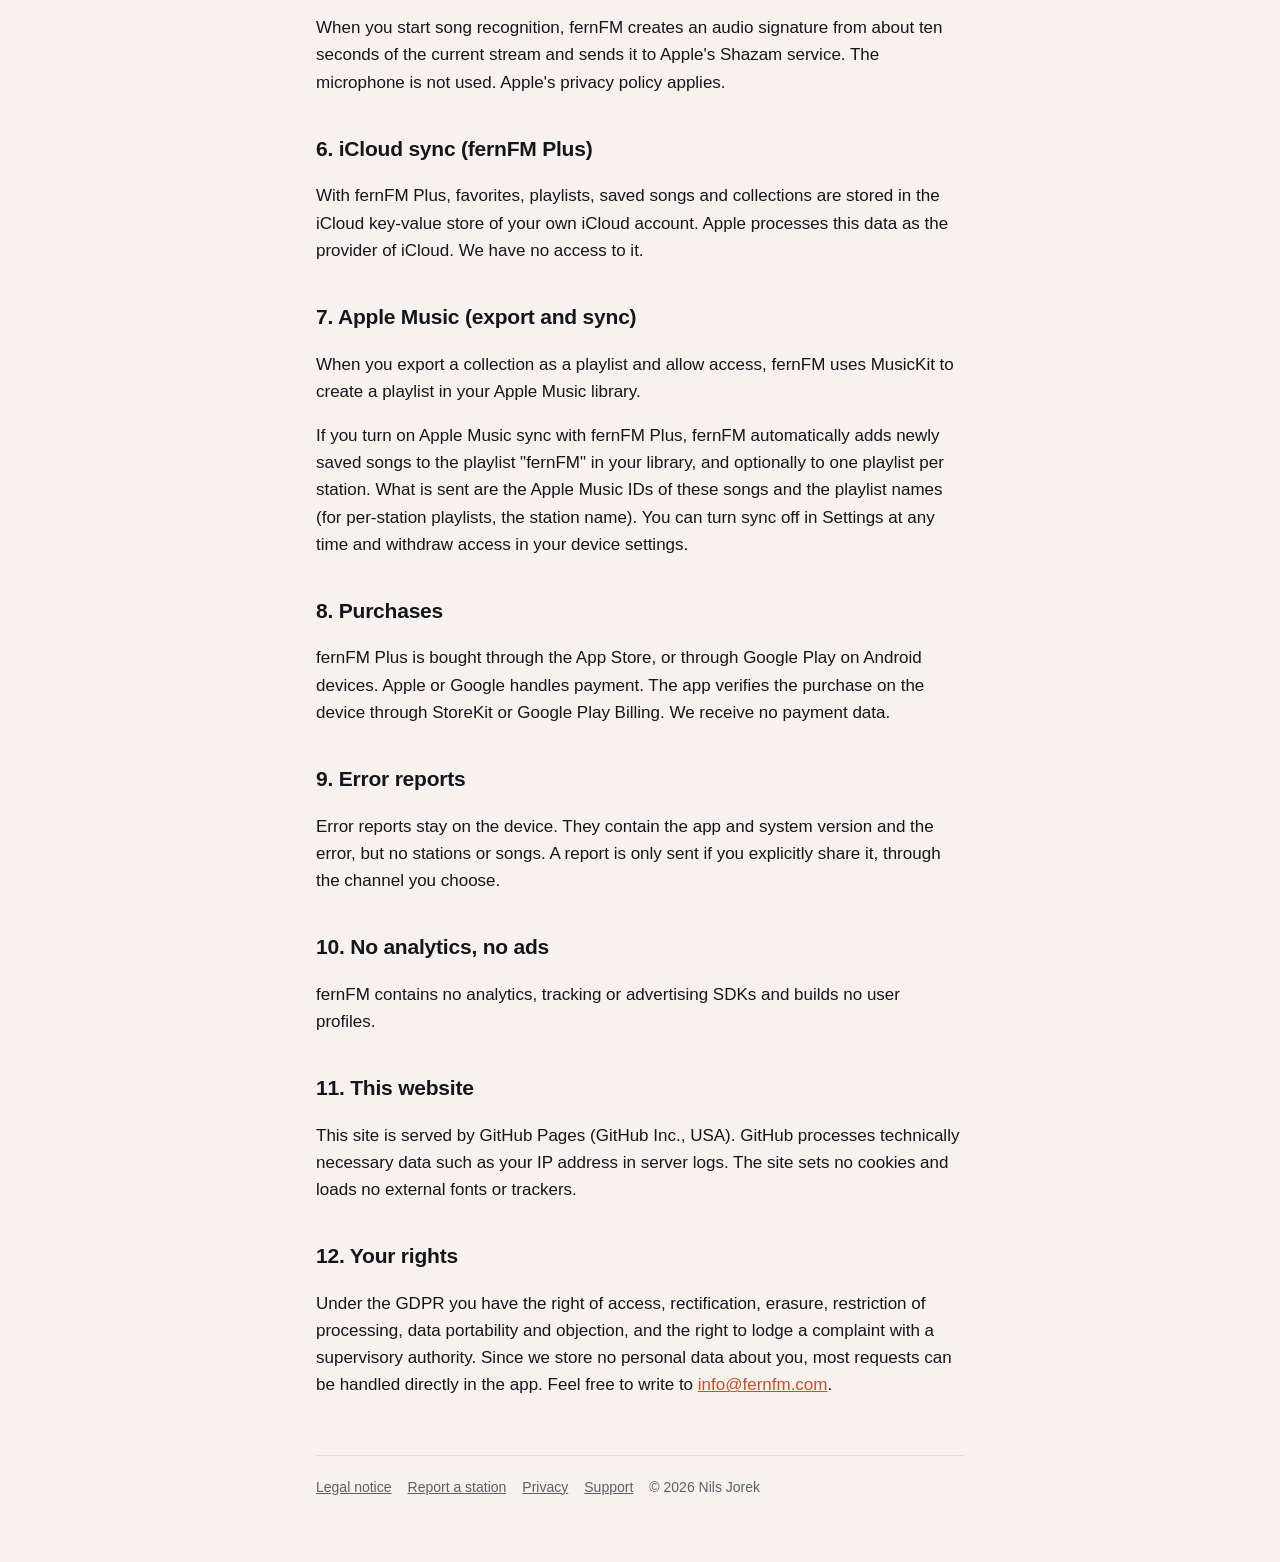
<file: en/privacy.html>
<!doctype html>
<html lang="en">
<head>
<meta charset="utf-8">
<meta name="viewport" content="width=device-width, initial-scale=1">
<title>Privacy: fernFM</title>
<meta name="description" content="Privacy policy for the fernFM app.">
<link rel="icon" href="../icon.png">
<link rel="apple-touch-icon" href="../icon.png">
<link rel="alternate" hreflang="de" href="../de/privacy.html">
<link rel="stylesheet" href="../style.css">
</head>
<body>
<main>
<header>
<a class="brand" href="index.html"><img src="../icon.png" alt="">fernFM</a>
<nav><a href="support.html">Support</a><a href="privacy.html">Privacy</a><a href="../de/privacy.html" hreflang="de">Deutsch</a></nav>
</header>
<p class="eyebrow">Privacy</p>
<h1>Privacy policy</h1>
<p class="updated">Last updated: November 21, 2026</p>
<p class="lead">In short: fernFM has no server of its own, no account, no ads of its own and no tracking. Your favorites, playlists and songs stay on your device and, if you use fernFM Plus, in your own iCloud account. We see none of it.</p>

<h2>1. Controller</h2>
<p>Nils Jorek<br>Am Holzweg 2<br>65843 Sulzbach (Taunus)<br>Germany<br>Email: <a href="mailto:info@fernfm.com">info@fernfm.com</a></p>

<h2>2. Data on your device</h2>
<p>Favorites, station playlists, hidden stations, the song history, saved songs, collections and error reports are stored locally in the app. They only leave the device in the cases described below. You can delete all data in Settings; deleting the app removes it as well.</p>

<h2>3. Services the app talks to directly</h2>
<p>For these connections your device necessarily sends its IP address to the provider. We do not receive this data.</p>
<ul>
<li><strong>Radio Browser</strong> (radio-browser.info): station lists, search and station details. Your search terms and filters are sent. When you play a station, its ID is reported so the database can count popular stations.</li>
<li><strong>Radio stations</strong>: the audio stream and song titles come straight from the station's server. Station logos load from the address the station provides.</li>
<li><strong>Apple iTunes Search</strong>: for recognized songs, artist and title are sent to Apple to find artwork, a preview and a link to Apple Music.</li>
<li><strong>Apple (previews)</strong>: when you play a preview, your device loads the 30-second clip straight from Apple's servers.</li>
<li><strong>GitHub Pages</strong> (GitHub Inc., USA): At launch and then every six hours, the app loads our blocklist (blocklist.json) from this website. It contains the IDs or server addresses of blocked stations, the type of complaint and the date, but nothing about reporters or users. Your device sends nothing beyond the technically necessary request.</li>
</ul>

<h2>4. Stations near you (location)</h2>
<p>Only when you tap "Stations near me" and allow access does fernFM read an approximate location once. It is rounded to about one kilometer and sent to Radio Browser for this search only. fernFM does not store the location and does not use it in the background. The legal basis is your consent (Art. 6(1)(a) GDPR), which you can withdraw in your device settings at any time.</p>

<h2>5. Song recognition (ShazamKit)</h2>
<p>When you start song recognition, fernFM creates an audio signature from about ten seconds of the current stream and sends it to Apple's Shazam service. The microphone is not used. Apple's privacy policy applies.</p>

<h2>6. iCloud sync (fernFM Plus)</h2>
<p>With fernFM Plus, favorites, playlists, saved songs and collections are stored in the iCloud key-value store of your own iCloud account. Apple processes this data as the provider of iCloud. We have no access to it.</p>

<h2>7. Apple Music (export and sync)</h2>
<p>When you export a collection as a playlist and allow access, fernFM uses MusicKit to create a playlist in your Apple Music library.</p>
<p>If you turn on Apple Music sync with fernFM Plus, fernFM automatically adds newly saved songs to the playlist "fernFM" in your library, and optionally to one playlist per station. What is sent are the Apple Music IDs of these songs and the playlist names (for per-station playlists, the station name). You can turn sync off in Settings at any time and withdraw access in your device settings.</p>

<h2>8. Purchases</h2>
<p>fernFM Plus is bought through the App Store, or through Google Play on Android devices. Apple or Google handles payment. The app verifies the purchase on the device through StoreKit or Google Play Billing. We receive no payment data.</p>

<h2>9. Error reports</h2>
<p>Error reports stay on the device. They contain the app and system version and the error, but no stations or songs. A report is only sent if you explicitly share it, through the channel you choose.</p>

<h2>10. No analytics, no ads</h2>
<p>fernFM contains no analytics, tracking or advertising SDKs and builds no user profiles.</p>

<h2>11. This website</h2>
<p>This site is served by GitHub Pages (GitHub Inc., USA). GitHub processes technically necessary data such as your IP address in server logs. The site sets no cookies and loads no external fonts or trackers.</p>

<h2>12. Your rights</h2>
<p>Under the GDPR you have the right of access, rectification, erasure, restriction of processing, data portability and objection, and the right to lodge a complaint with a supervisory authority. Since we store no personal data about you, most requests can be handled directly in the app. Feel free to write to <a href="mailto:info@fernfm.com">info@fernfm.com</a>.</p>
<footer><a href="imprint.html">Legal notice</a><a href="rights.html">Report a station</a><a href="privacy.html">Privacy</a><a href="support.html">Support</a><span>© 2026 Nils Jorek</span></footer>
</main>
</body>
</html>
</file>
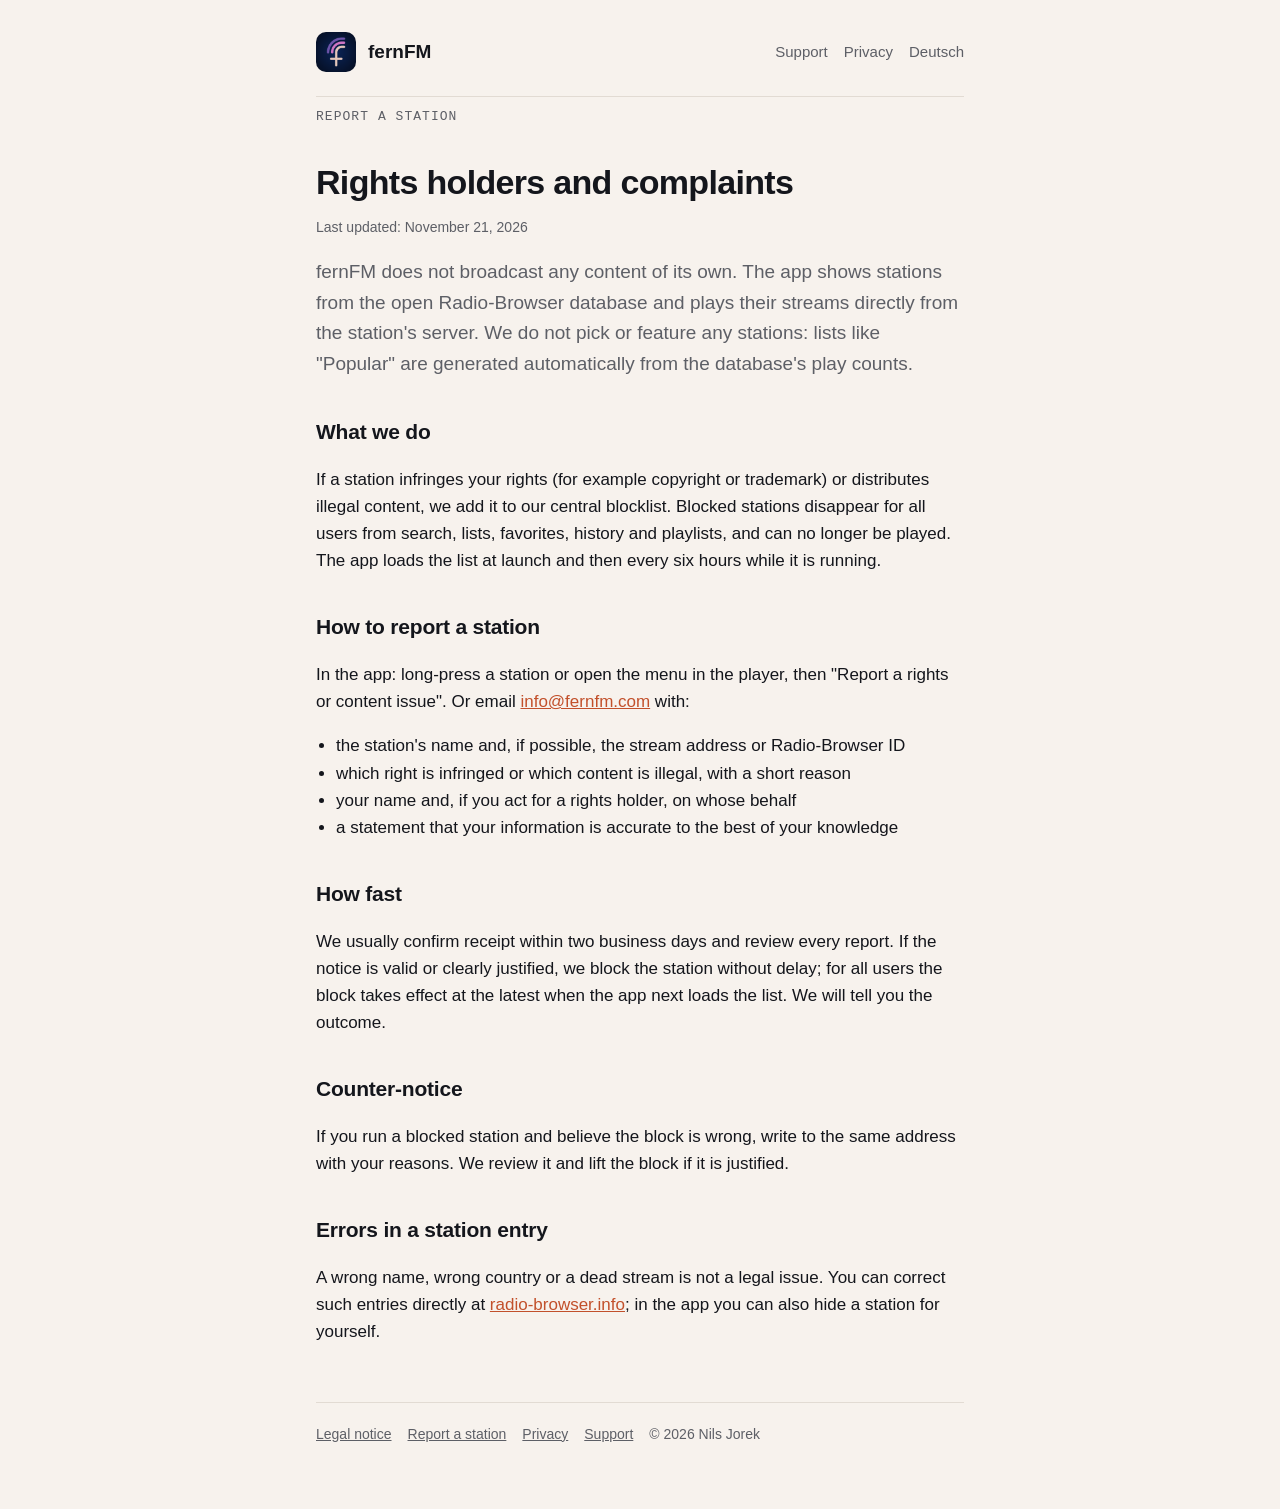
<file: en/rights.html>
<!doctype html>
<html lang="en">
<head>
<meta charset="utf-8">
<meta name="viewport" content="width=device-width, initial-scale=1">
<title>Report a station: fernFM</title>
<meta name="description" content="Rights holders and complaints: how fernFM removes a station.">
<link rel="icon" href="../icon.png">
<link rel="apple-touch-icon" href="../icon.png">
<link rel="alternate" hreflang="de" href="../de/rights.html">
<link rel="stylesheet" href="../style.css">
</head>
<body>
<main>
<header>
<a class="brand" href="index.html"><img src="../icon.png" alt="">fernFM</a>
<nav><a href="support.html">Support</a><a href="privacy.html">Privacy</a><a href="../de/rights.html" hreflang="de">Deutsch</a></nav>
</header>
<p class="eyebrow">Report a station</p>
<h1>Rights holders and complaints</h1>
<p class="updated">Last updated: November 21, 2026</p>
<p class="lead">fernFM does not broadcast any content of its own. The app shows stations from the open Radio-Browser database and plays their streams directly from the station's server. We do not pick or feature any stations: lists like "Popular" are generated automatically from the database's play counts.</p>

<h2>What we do</h2>
<p>If a station infringes your rights (for example copyright or trademark) or distributes illegal content, we add it to our central blocklist. Blocked stations disappear for all users from search, lists, favorites, history and playlists, and can no longer be played. The app loads the list at launch and then every six hours while it is running.</p>

<h2>How to report a station</h2>
<p>In the app: long-press a station or open the menu in the player, then "Report a rights or content issue". Or email <a href="mailto:info@fernfm.com?subject=fernFM%20report">info@fernfm.com</a> with:</p>
<ul>
<li>the station's name and, if possible, the stream address or Radio-Browser ID</li>
<li>which right is infringed or which content is illegal, with a short reason</li>
<li>your name and, if you act for a rights holder, on whose behalf</li>
<li>a statement that your information is accurate to the best of your knowledge</li>
</ul>

<h2>How fast</h2>
<p>We usually confirm receipt within two business days and review every report. If the notice is valid or clearly justified, we block the station without delay; for all users the block takes effect at the latest when the app next loads the list. We will tell you the outcome.</p>

<h2>Counter-notice</h2>
<p>If you run a blocked station and believe the block is wrong, write to the same address with your reasons. We review it and lift the block if it is justified.</p>

<h2>Errors in a station entry</h2>
<p>A wrong name, wrong country or a dead stream is not a legal issue. You can correct such entries directly at <a href="https://www.radio-browser.info">radio-browser.info</a>; in the app you can also hide a station for yourself.</p>
<footer><a href="imprint.html">Legal notice</a><a href="rights.html">Report a station</a><a href="privacy.html">Privacy</a><a href="support.html">Support</a><span>© 2026 Nils Jorek</span></footer>
</main>
</body>
</html>
</file>
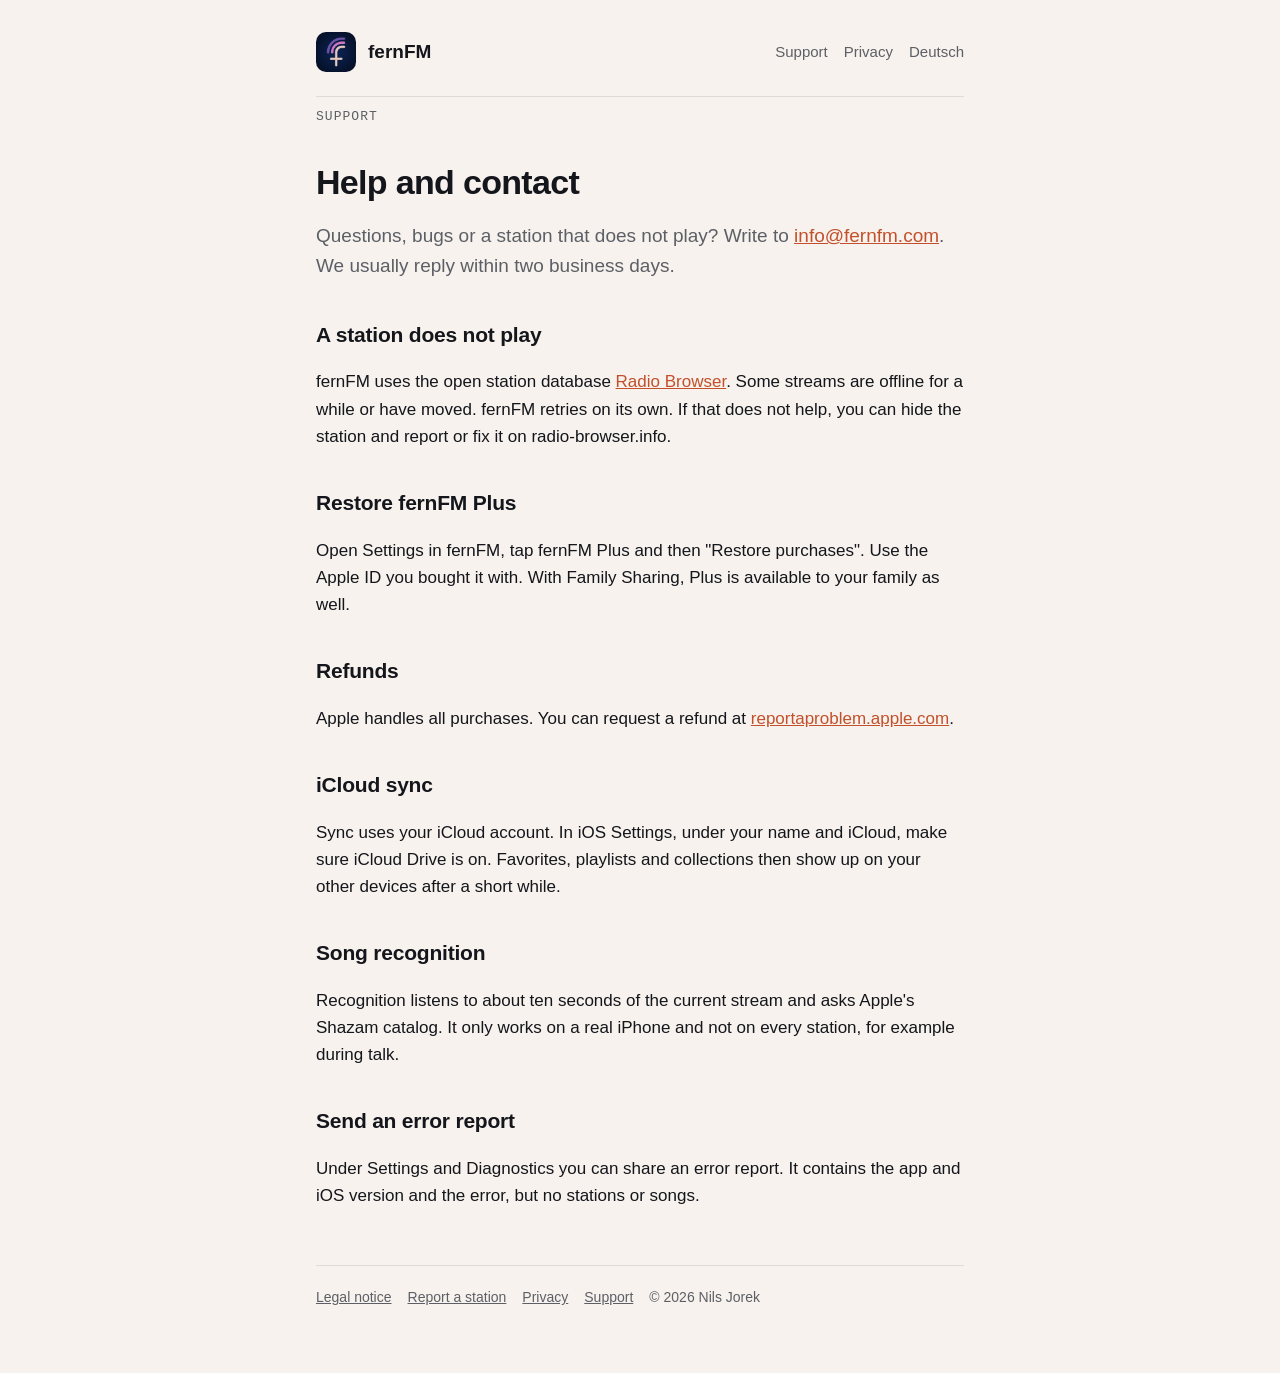
<file: en/support.html>
<!doctype html>
<html lang="en">
<head>
<meta charset="utf-8">
<meta name="viewport" content="width=device-width, initial-scale=1">
<title>Support: fernFM</title>
<meta name="description" content="Help and contact for fernFM.">
<link rel="icon" href="../icon.png">
<link rel="apple-touch-icon" href="../icon.png">
<link rel="alternate" hreflang="de" href="../de/support.html">
<link rel="stylesheet" href="../style.css">
</head>
<body>
<main>
<header>
<a class="brand" href="index.html"><img src="../icon.png" alt="">fernFM</a>
<nav><a href="support.html">Support</a><a href="privacy.html">Privacy</a><a href="../de/support.html" hreflang="de">Deutsch</a></nav>
</header>
<p class="eyebrow">Support</p>
<h1>Help and contact</h1>
<p class="lead">Questions, bugs or a station that does not play? Write to <a href="mailto:info@fernfm.com">info@fernfm.com</a>. We usually reply within two business days.</p>
<h2>A station does not play</h2>
<p>fernFM uses the open station database <a href="https://www.radio-browser.info">Radio Browser</a>. Some streams are offline for a while or have moved. fernFM retries on its own. If that does not help, you can hide the station and report or fix it on radio-browser.info.</p>
<h2>Restore fernFM Plus</h2>
<p>Open Settings in fernFM, tap fernFM Plus and then "Restore purchases". Use the Apple ID you bought it with. With Family Sharing, Plus is available to your family as well.</p>
<h2>Refunds</h2>
<p>Apple handles all purchases. You can request a refund at <a href="https://reportaproblem.apple.com">reportaproblem.apple.com</a>.</p>
<h2>iCloud sync</h2>
<p>Sync uses your iCloud account. In iOS Settings, under your name and iCloud, make sure iCloud Drive is on. Favorites, playlists and collections then show up on your other devices after a short while.</p>
<h2>Song recognition</h2>
<p>Recognition listens to about ten seconds of the current stream and asks Apple's Shazam catalog. It only works on a real iPhone and not on every station, for example during talk.</p>
<h2>Send an error report</h2>
<p>Under Settings and Diagnostics you can share an error report. It contains the app and iOS version and the error, but no stations or songs.</p>
<footer><a href="imprint.html">Legal notice</a><a href="rights.html">Report a station</a><a href="privacy.html">Privacy</a><a href="support.html">Support</a><span>© 2026 Nils Jorek</span></footer>
</main>
</body>
</html>
</file>
<file: style.css>
:root {
  --bg: #f7f2ed;
  --fg: #14161c;
  --muted: #5d5f66;
  --line: #e2dbd3;
  --card: #fffdfa;
  --accent: #c2502b;
  color-scheme: light dark;
}
@media (prefers-color-scheme: dark) {
  :root {
    --bg: #050d1f;
    --fg: #eef0f4;
    --muted: #9aa1ae;
    --line: #1b2438;
    --card: #0b1528;
    --accent: #ff8a5c;
  }
}
* { box-sizing: border-box; }
html { -webkit-text-size-adjust: 100%; }
body {
  margin: 0;
  background: var(--bg);
  color: var(--fg);
  font: 17px/1.6 -apple-system, BlinkMacSystemFont, "SF Pro Text", "Segoe UI", Roboto, Helvetica, Arial, sans-serif;
}
main { max-width: 680px; margin: 0 auto; padding: 32px 16px 64px; }
header { display: flex; align-items: center; justify-content: space-between; gap: 12px; padding-bottom: 24px; border-bottom: 1px solid var(--line); }
.brand { display: flex; align-items: center; gap: 12px; color: inherit; text-decoration: none; font-weight: 600; font-size: 19px; }
.brand img { width: 40px; height: 40px; border-radius: 10px; }
nav a, .lang a { color: var(--muted); text-decoration: none; font-size: 15px; margin-left: 16px; }
nav a:hover, .lang a:hover { color: var(--fg); }
h1 { font-size: 34px; line-height: 1.15; letter-spacing: -0.02em; margin: 40px 0 8px; }
h2 { font-size: 21px; margin: 36px 0 8px; letter-spacing: -0.01em; }
p, li { color: var(--fg); }
.lead { color: var(--muted); font-size: 19px; }
.eyebrow { font: 500 13px/1 ui-monospace, "SF Mono", Menlo, monospace; letter-spacing: 0.08em; color: var(--muted); text-transform: uppercase; }
a { color: var(--accent); }
.card { background: var(--card); border: 1px solid var(--line); border-radius: 16px; padding: 20px; margin: 16px 0; }
.card h2 { margin-top: 0; }
ul { padding-left: 20px; }
footer { margin-top: 56px; padding-top: 20px; border-top: 1px solid var(--line); color: var(--muted); font-size: 14px; display: flex; flex-wrap: wrap; gap: 16px; }
footer a { color: var(--muted); }
.updated { color: var(--muted); font-size: 14px; }
</file>
